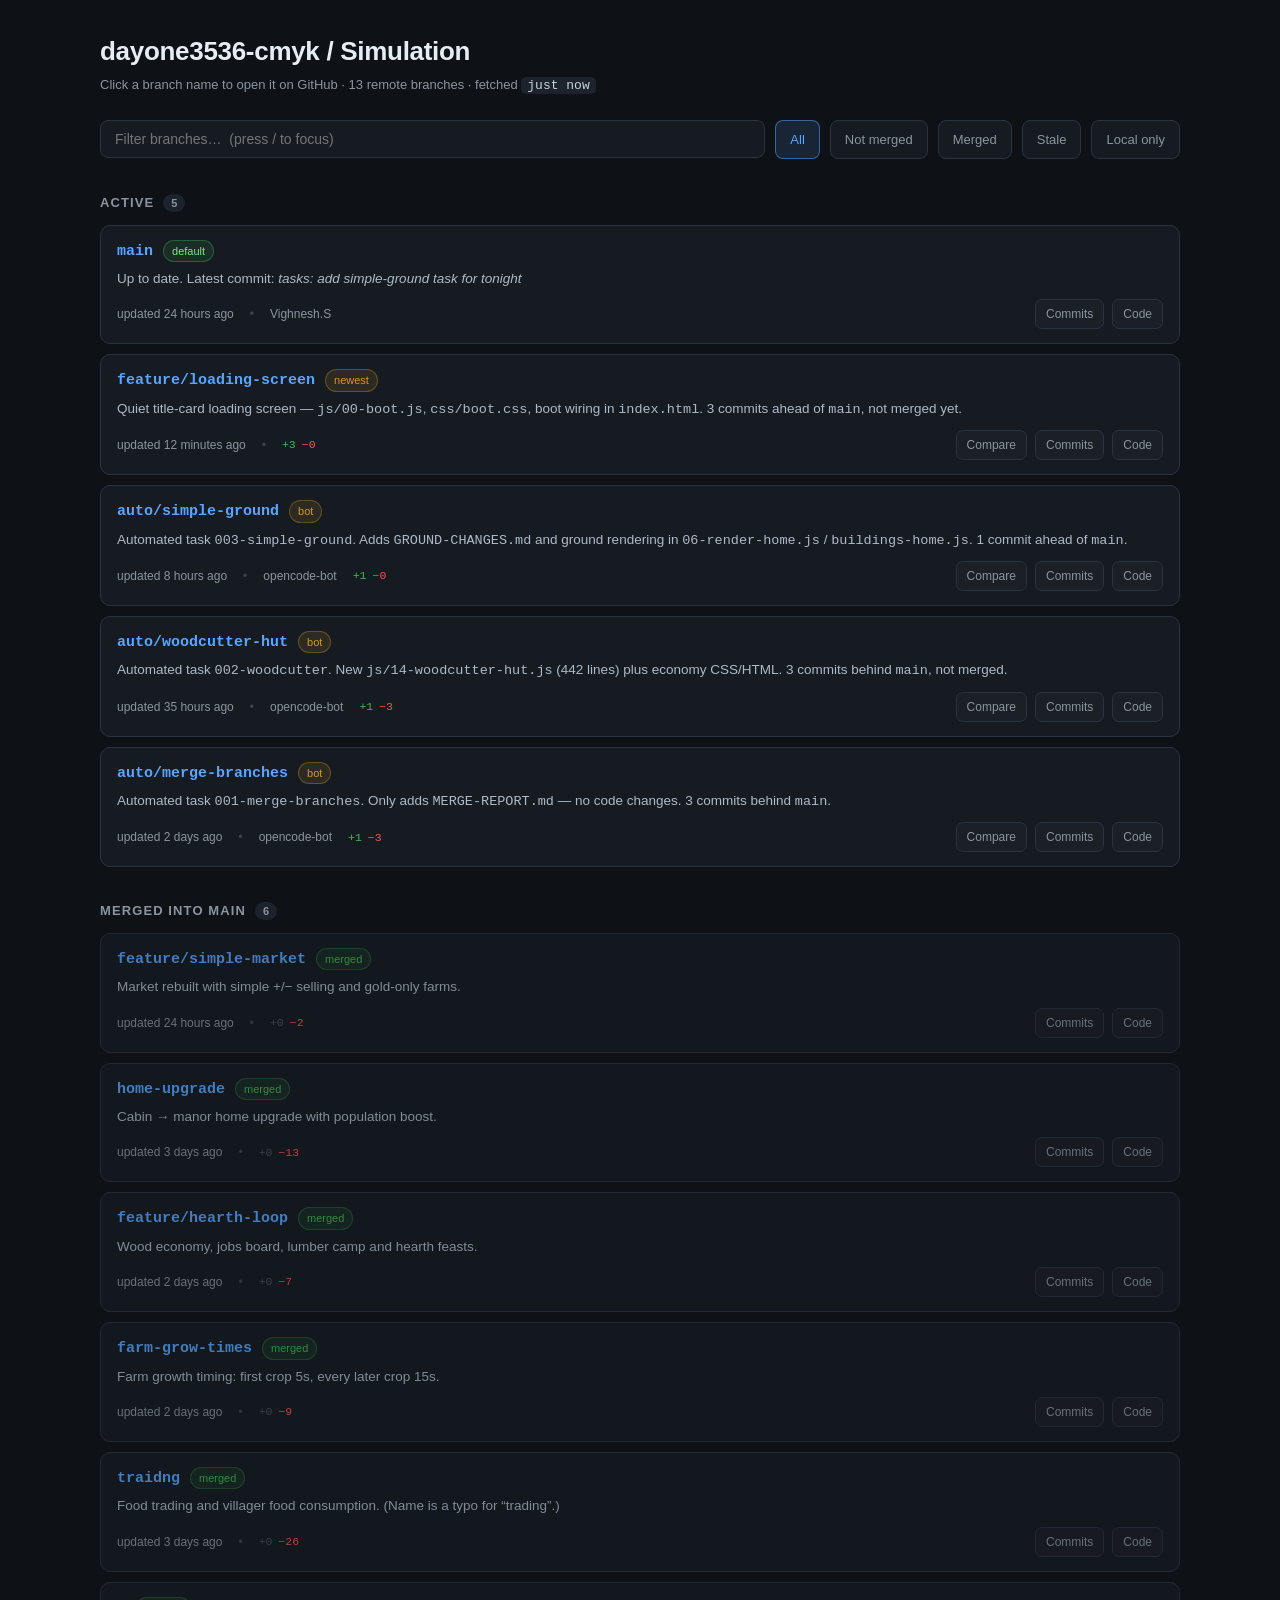
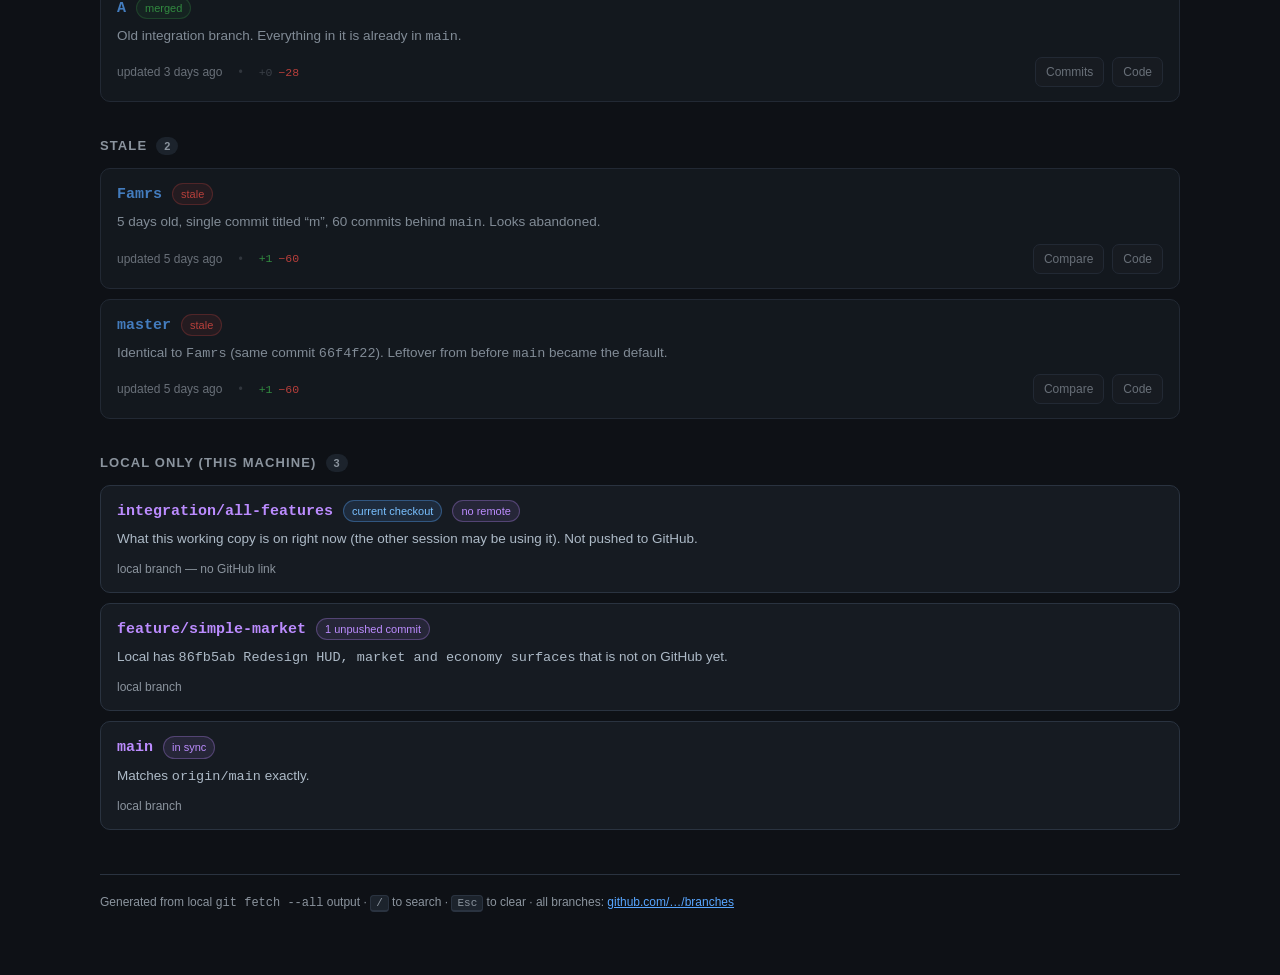
<file: branches.html>
<!DOCTYPE html>
<html lang="en">
<head>
<meta charset="utf-8">
<meta name="viewport" content="width=device-width, initial-scale=1">
<title>Simulation — Branch Explorer</title>
<style>
  :root{
    --bg:#0e1116; --panel:#161b22; --panel-2:#1c232c; --line:#2a3340;
    --text:#e6edf3; --muted:#8b949e;
    --green:#3fb950; --amber:#d29922; --blue:#58a6ff; --purple:#bc8cff; --red:#f85149;
  }
  *{box-sizing:border-box}
  body{
    margin:0; background:var(--bg); color:var(--text);
    font:15px/1.5 -apple-system,BlinkMacSystemFont,"Segoe UI",Roboto,Helvetica,Arial,sans-serif;
    padding:32px 24px 64px;
  }
  .wrap{max-width:1080px;margin:0 auto}
  h1{font-size:26px;margin:0 0 4px;letter-spacing:-.3px}
  h1 a{color:var(--text);text-decoration:none}
  h1 a:hover{color:var(--blue)}
  .sub{color:var(--muted);font-size:13px;margin-bottom:24px}
  .sub code{background:var(--panel-2);padding:1px 6px;border-radius:5px;color:#c9d1d9}
  .toolbar{display:flex;gap:10px;flex-wrap:wrap;align-items:center;margin-bottom:26px}
  input[type=search]{
    flex:1 1 320px;min-width:220px;background:var(--panel);border:1px solid var(--line);
    color:var(--text);padding:10px 14px;border-radius:8px;font-size:14px;outline:none;
  }
  input[type=search]:focus{border-color:var(--blue);box-shadow:0 0 0 3px rgba(88,166,255,.15)}
  .chip{
    background:var(--panel);border:1px solid var(--line);color:var(--muted);
    padding:9px 14px;border-radius:8px;font-size:13px;cursor:pointer;user-select:none;
  }
  .chip:hover{color:var(--text);border-color:#3d4753}
  .chip.on{background:rgba(88,166,255,.14);border-color:rgba(88,166,255,.5);color:var(--blue)}
  h2{font-size:13px;text-transform:uppercase;letter-spacing:1.1px;color:var(--muted);
     margin:34px 0 12px;display:flex;align-items:center;gap:9px}
  h2 .count{font-size:11px;background:var(--panel-2);color:var(--muted);
     padding:1px 8px;border-radius:20px;letter-spacing:0}
  .list{display:flex;flex-direction:column;gap:10px}
  .card{
    background:var(--panel);border:1px solid var(--line);border-radius:10px;
    padding:14px 16px;transition:border-color .12s,transform .12s,background .12s;
  }
  .card:hover{border-color:#3d4753;background:var(--panel-2)}
  .card.merged{opacity:.72}
  .card.merged:hover{opacity:1}
  .row{display:flex;align-items:baseline;gap:10px;flex-wrap:wrap}
  .branch{
    font-family:ui-monospace,SFMono-Regular,Consolas,"Liberation Mono",monospace;
    font-size:15px;font-weight:600;color:var(--blue);text-decoration:none;word-break:break-all;
  }
  .branch:hover{text-decoration:underline}
  .badge{font-size:11px;padding:2px 8px;border-radius:20px;border:1px solid transparent;white-space:nowrap}
  .b-current{color:#79c0ff;background:rgba(88,166,255,.12);border-color:rgba(88,166,255,.35)}
  .b-default{color:#7ee787;background:rgba(63,185,80,.12);border-color:rgba(63,185,80,.35)}
  .b-live{color:var(--amber);background:rgba(210,153,34,.12);border-color:rgba(210,153,34,.35)}
  .b-merged{color:var(--green);background:rgba(63,185,80,.1);border-color:rgba(63,185,80,.3)}
  .b-stale{color:var(--red);background:rgba(248,81,73,.1);border-color:rgba(248,81,73,.3)}
  .b-local{color:var(--purple);background:rgba(188,140,255,.1);border-color:rgba(188,140,255,.3)}
  .desc{color:#adbac7;font-size:13.5px;margin:6px 0 10px}
  .meta{display:flex;gap:16px;flex-wrap:wrap;color:var(--muted);font-size:12px;align-items:center}
  .meta .dot{opacity:.35}
  .ab{display:inline-flex;gap:6px;align-items:center;font-family:ui-monospace,monospace;font-size:11.5px}
  .ab .a{color:var(--green)}
  .ab .b{color:var(--red)}
  .ab .z{opacity:.45}
  .acts{display:flex;gap:8px;margin-left:auto;flex-wrap:wrap}
  .acts a{
    font-size:12px;color:var(--muted);text-decoration:none;border:1px solid var(--line);
    padding:5px 10px;border-radius:7px;background:rgba(255,255,255,.02);
  }
  .acts a:hover{color:var(--text);border-color:#3d4753;background:rgba(255,255,255,.05)}
  .empty{color:var(--muted);font-size:14px;padding:28px 0;text-align:center;display:none}
  footer{margin-top:44px;padding-top:18px;border-top:1px solid var(--line);color:var(--muted);font-size:12px}
  kbd{background:var(--panel-2);border:1px solid var(--line);border-bottom-width:2px;
      border-radius:4px;padding:1px 5px;font-size:11px;font-family:ui-monospace,monospace}
</style>
</head>
<body>
<div class="wrap">

  <h1><a href="https://github.com/dayone3536-cmyk/Simulation">dayone3536-cmyk / Simulation</a></h1>
  <div class="sub">
    Click a branch name to open it on GitHub · 13 remote branches ·
    fetched <code id="fetched">just now</code>
  </div>

  <div class="toolbar">
    <input id="q" type="search" placeholder="Filter branches…  (press / to focus)" autocomplete="off">
    <div class="chip on" data-f="all">All</div>
    <div class="chip" data-f="open">Not merged</div>
    <div class="chip" data-f="merged">Merged</div>
    <div class="chip" data-f="stale">Stale</div>
    <div class="chip" data-f="local">Local only</div>
  </div>

  <h2>Active <span class="count">5</span></h2>
  <div class="list" data-group="open">

    <div class="card">
      <div class="row">
        <a class="branch" href="https://github.com/dayone3536-cmyk/Simulation/tree/main">main</a>
        <span class="badge b-default">default</span>
      </div>
      <div class="desc">Up to date. Latest commit: <em>tasks: add simple-ground task for tonight</em></div>
      <div class="meta">
        <span>updated 24 hours ago</span><span class="dot">•</span>
        <span>Vighnesh.S</span>
        <div class="acts">
          <a href="https://github.com/dayone3536-cmyk/Simulation/commits/main">Commits</a>
          <a href="https://github.com/dayone3536-cmyk/Simulation/tree/main">Code</a>
        </div>
      </div>
    </div>

    <div class="card">
      <div class="row">
        <a class="branch" href="https://github.com/dayone3536-cmyk/Simulation/tree/feature/loading-screen">feature/loading-screen</a>
        <span class="badge b-live">newest</span>
      </div>
      <div class="desc">Quiet title-card loading screen — <code>js/00-boot.js</code>, <code>css/boot.css</code>, boot wiring in <code>index.html</code>.
        3 commits ahead of <code>main</code>, not merged yet.</div>
      <div class="meta">
        <span>updated 12 minutes ago</span><span class="dot">•</span>
        <span class="ab"><span class="a">+3</span><span class="b">−0</span></span>
        <div class="acts">
          <a href="https://github.com/dayone3536-cmyk/Simulation/compare/main...feature/loading-screen">Compare</a>
          <a href="https://github.com/dayone3536-cmyk/Simulation/commits/feature/loading-screen">Commits</a>
          <a href="https://github.com/dayone3536-cmyk/Simulation/tree/feature/loading-screen">Code</a>
        </div>
      </div>
    </div>

    <div class="card">
      <div class="row">
        <a class="branch" href="https://github.com/dayone3536-cmyk/Simulation/tree/auto/simple-ground">auto/simple-ground</a>
        <span class="badge b-live">bot</span>
      </div>
      <div class="desc">Automated task <code>003-simple-ground</code>. Adds <code>GROUND-CHANGES.md</code> and ground rendering in
        <code>06-render-home.js</code> / <code>buildings-home.js</code>. 1 commit ahead of <code>main</code>.</div>
      <div class="meta">
        <span>updated 8 hours ago</span><span class="dot">•</span>
        <span>opencode-bot</span>
        <span class="ab"><span class="a">+1</span><span class="b">−0</span></span>
        <div class="acts">
          <a href="https://github.com/dayone3536-cmyk/Simulation/compare/main...auto/simple-ground">Compare</a>
          <a href="https://github.com/dayone3536-cmyk/Simulation/commits/auto/simple-ground">Commits</a>
          <a href="https://github.com/dayone3536-cmyk/Simulation/tree/auto/simple-ground">Code</a>
        </div>
      </div>
    </div>

    <div class="card">
      <div class="row">
        <a class="branch" href="https://github.com/dayone3536-cmyk/Simulation/tree/auto/woodcutter-hut">auto/woodcutter-hut</a>
        <span class="badge b-live">bot</span>
      </div>
      <div class="desc">Automated task <code>002-woodcutter</code>. New <code>js/14-woodcutter-hut.js</code> (442 lines) plus economy CSS/HTML.
        3 commits behind <code>main</code>, not merged.</div>
      <div class="meta">
        <span>updated 35 hours ago</span><span class="dot">•</span>
        <span>opencode-bot</span>
        <span class="ab"><span class="a">+1</span><span class="b">−3</span></span>
        <div class="acts">
          <a href="https://github.com/dayone3536-cmyk/Simulation/compare/main...auto/woodcutter-hut">Compare</a>
          <a href="https://github.com/dayone3536-cmyk/Simulation/commits/auto/woodcutter-hut">Commits</a>
          <a href="https://github.com/dayone3536-cmyk/Simulation/tree/auto/woodcutter-hut">Code</a>
        </div>
      </div>
    </div>

    <div class="card">
      <div class="row">
        <a class="branch" href="https://github.com/dayone3536-cmyk/Simulation/tree/auto/merge-branches">auto/merge-branches</a>
        <span class="badge b-live">bot</span>
      </div>
      <div class="desc">Automated task <code>001-merge-branches</code>. Only adds <code>MERGE-REPORT.md</code> — no code changes.
        3 commits behind <code>main</code>.</div>
      <div class="meta">
        <span>updated 2 days ago</span><span class="dot">•</span>
        <span>opencode-bot</span>
        <span class="ab"><span class="a">+1</span><span class="b">−3</span></span>
        <div class="acts">
          <a href="https://github.com/dayone3536-cmyk/Simulation/compare/main...auto/merge-branches">Compare</a>
          <a href="https://github.com/dayone3536-cmyk/Simulation/commits/auto/merge-branches">Commits</a>
          <a href="https://github.com/dayone3536-cmyk/Simulation/tree/auto/merge-branches">Code</a>
        </div>
      </div>
    </div>

  </div>

  <h2>Merged into main <span class="count">6</span></h2>
  <div class="list" data-group="merged">

    <div class="card merged">
      <div class="row">
        <a class="branch" href="https://github.com/dayone3536-cmyk/Simulation/tree/feature/simple-market">feature/simple-market</a>
        <span class="badge b-merged">merged</span>
      </div>
      <div class="desc">Market rebuilt with simple +/− selling and gold-only farms.</div>
      <div class="meta">
        <span>updated 24 hours ago</span><span class="dot">•</span>
        <span class="ab"><span class="z">+0</span><span class="b">−2</span></span>
        <div class="acts">
          <a href="https://github.com/dayone3536-cmyk/Simulation/commits/feature/simple-market">Commits</a>
          <a href="https://github.com/dayone3536-cmyk/Simulation/tree/feature/simple-market">Code</a>
        </div>
      </div>
    </div>

    <div class="card merged">
      <div class="row">
        <a class="branch" href="https://github.com/dayone3536-cmyk/Simulation/tree/home-upgrade">home-upgrade</a>
        <span class="badge b-merged">merged</span>
      </div>
      <div class="desc">Cabin → manor home upgrade with population boost.</div>
      <div class="meta">
        <span>updated 3 days ago</span><span class="dot">•</span>
        <span class="ab"><span class="z">+0</span><span class="b">−13</span></span>
        <div class="acts">
          <a href="https://github.com/dayone3536-cmyk/Simulation/commits/home-upgrade">Commits</a>
          <a href="https://github.com/dayone3536-cmyk/Simulation/tree/home-upgrade">Code</a>
        </div>
      </div>
    </div>

    <div class="card merged">
      <div class="row">
        <a class="branch" href="https://github.com/dayone3536-cmyk/Simulation/tree/feature/hearth-loop">feature/hearth-loop</a>
        <span class="badge b-merged">merged</span>
      </div>
      <div class="desc">Wood economy, jobs board, lumber camp and hearth feasts.</div>
      <div class="meta">
        <span>updated 2 days ago</span><span class="dot">•</span>
        <span class="ab"><span class="z">+0</span><span class="b">−7</span></span>
        <div class="acts">
          <a href="https://github.com/dayone3536-cmyk/Simulation/commits/feature/hearth-loop">Commits</a>
          <a href="https://github.com/dayone3536-cmyk/Simulation/tree/feature/hearth-loop">Code</a>
        </div>
      </div>
    </div>

    <div class="card merged">
      <div class="row">
        <a class="branch" href="https://github.com/dayone3536-cmyk/Simulation/tree/farm-grow-times">farm-grow-times</a>
        <span class="badge b-merged">merged</span>
      </div>
      <div class="desc">Farm growth timing: first crop 5s, every later crop 15s.</div>
      <div class="meta">
        <span>updated 2 days ago</span><span class="dot">•</span>
        <span class="ab"><span class="z">+0</span><span class="b">−9</span></span>
        <div class="acts">
          <a href="https://github.com/dayone3536-cmyk/Simulation/commits/farm-grow-times">Commits</a>
          <a href="https://github.com/dayone3536-cmyk/Simulation/tree/farm-grow-times">Code</a>
        </div>
      </div>
    </div>

    <div class="card merged">
      <div class="row">
        <a class="branch" href="https://github.com/dayone3536-cmyk/Simulation/tree/traidng">traidng</a>
        <span class="badge b-merged">merged</span>
      </div>
      <div class="desc">Food trading and villager food consumption. (Name is a typo for “trading”.)</div>
      <div class="meta">
        <span>updated 3 days ago</span><span class="dot">•</span>
        <span class="ab"><span class="z">+0</span><span class="b">−26</span></span>
        <div class="acts">
          <a href="https://github.com/dayone3536-cmyk/Simulation/commits/traidng">Commits</a>
          <a href="https://github.com/dayone3536-cmyk/Simulation/tree/traidng">Code</a>
        </div>
      </div>
    </div>

    <div class="card merged">
      <div class="row">
        <a class="branch" href="https://github.com/dayone3536-cmyk/Simulation/tree/A">A</a>
        <span class="badge b-merged">merged</span>
      </div>
      <div class="desc">Old integration branch. Everything in it is already in <code>main</code>.</div>
      <div class="meta">
        <span>updated 3 days ago</span><span class="dot">•</span>
        <span class="ab"><span class="z">+0</span><span class="b">−28</span></span>
        <div class="acts">
          <a href="https://github.com/dayone3536-cmyk/Simulation/commits/A">Commits</a>
          <a href="https://github.com/dayone3536-cmyk/Simulation/tree/A">Code</a>
        </div>
      </div>
    </div>

  </div>

  <h2>Stale <span class="count">2</span></h2>
  <div class="list" data-group="stale">

    <div class="card merged">
      <div class="row">
        <a class="branch" href="https://github.com/dayone3536-cmyk/Simulation/tree/Famrs">Famrs</a>
        <span class="badge b-stale">stale</span>
      </div>
      <div class="desc">5 days old, single commit titled “m”, 60 commits behind <code>main</code>. Looks abandoned.</div>
      <div class="meta">
        <span>updated 5 days ago</span><span class="dot">•</span>
        <span class="ab"><span class="a">+1</span><span class="b">−60</span></span>
        <div class="acts">
          <a href="https://github.com/dayone3536-cmyk/Simulation/compare/main...Famrs">Compare</a>
          <a href="https://github.com/dayone3536-cmyk/Simulation/tree/Famrs">Code</a>
        </div>
      </div>
    </div>

    <div class="card merged">
      <div class="row">
        <a class="branch" href="https://github.com/dayone3536-cmyk/Simulation/tree/master">master</a>
        <span class="badge b-stale">stale</span>
      </div>
      <div class="desc">Identical to <code>Famrs</code> (same commit <code>66f4f22</code>). Leftover from before <code>main</code> became the default.</div>
      <div class="meta">
        <span>updated 5 days ago</span><span class="dot">•</span>
        <span class="ab"><span class="a">+1</span><span class="b">−60</span></span>
        <div class="acts">
          <a href="https://github.com/dayone3536-cmyk/Simulation/compare/main...master">Compare</a>
          <a href="https://github.com/dayone3536-cmyk/Simulation/tree/master">Code</a>
        </div>
      </div>
    </div>

  </div>

  <h2>Local only (this machine) <span class="count">3</span></h2>
  <div class="list" data-group="local">

    <div class="card">
      <div class="row">
        <span class="branch" style="cursor:default;color:#bc8cff">integration/all-features</span>
        <span class="badge b-current">current checkout</span>
        <span class="badge b-local">no remote</span>
      </div>
      <div class="desc">What this working copy is on right now (the other session may be using it). Not pushed to GitHub.</div>
      <div class="meta"><span>local branch — no GitHub link</span></div>
    </div>

    <div class="card">
      <div class="row">
        <span class="branch" style="cursor:default;color:#bc8cff">feature/simple-market</span>
        <span class="badge b-local">1 unpushed commit</span>
      </div>
      <div class="desc">Local has <code>86fb5ab Redesign HUD, market and economy surfaces</code> that is not on GitHub yet.</div>
      <div class="meta"><span>local branch</span></div>
    </div>

    <div class="card">
      <div class="row">
        <span class="branch" style="cursor:default;color:#bc8cff">main</span>
        <span class="badge b-local">in sync</span>
      </div>
      <div class="desc">Matches <code>origin/main</code> exactly.</div>
      <div class="meta"><span>local branch</span></div>
    </div>

  </div>

  <div class="empty" id="empty">No branches match that filter.</div>

  <footer>
    Generated from local <code>git fetch --all</code> output · <kbd>/</kbd> to search · <kbd>Esc</kbd> to clear ·
    all branches: <a style="color:var(--blue)" href="https://github.com/dayone3536-cmyk/Simulation/branches">github.com/…/branches</a>
  </footer>

</div>

<script>
  const q = document.getElementById('q');
  const empty = document.getElementById('empty');
  const chips = [...document.querySelectorAll('.chip')];
  let filter = 'all';

  function apply() {
    const term = q.value.trim().toLowerCase();
    let shown = 0;
    document.querySelectorAll('.list').forEach(list => {
      const group = list.dataset.group;
      let groupShown = 0;
      list.querySelectorAll('.card').forEach(card => {
        const text = card.textContent.toLowerCase();
        const okFilter = filter === 'all' || filter === group;
        const okTerm = !term || text.includes(term);
        const show = okFilter && okTerm;
        card.style.display = show ? '' : 'none';
        if (show) { groupShown++; shown++; }
      });
      const heading = list.previousElementSibling;
      if (heading && heading.tagName === 'H2') {
        heading.style.display = groupShown ? '' : 'none';
      }
      list.style.display = groupShown ? '' : 'none';
    });
    empty.style.display = shown ? 'none' : 'block';
  }

  q.addEventListener('input', apply);
  chips.forEach(c => c.addEventListener('click', () => {
    chips.forEach(x => x.classList.remove('on'));
    c.classList.add('on');
    filter = c.dataset.f;
    apply();
  }));
  document.addEventListener('keydown', e => {
    if (e.key === '/' && document.activeElement !== q) { e.preventDefault(); q.focus(); }
    if (e.key === 'Escape') { q.value = ''; q.blur(); apply(); }
  });
</script>
</body>
</html>
</file>
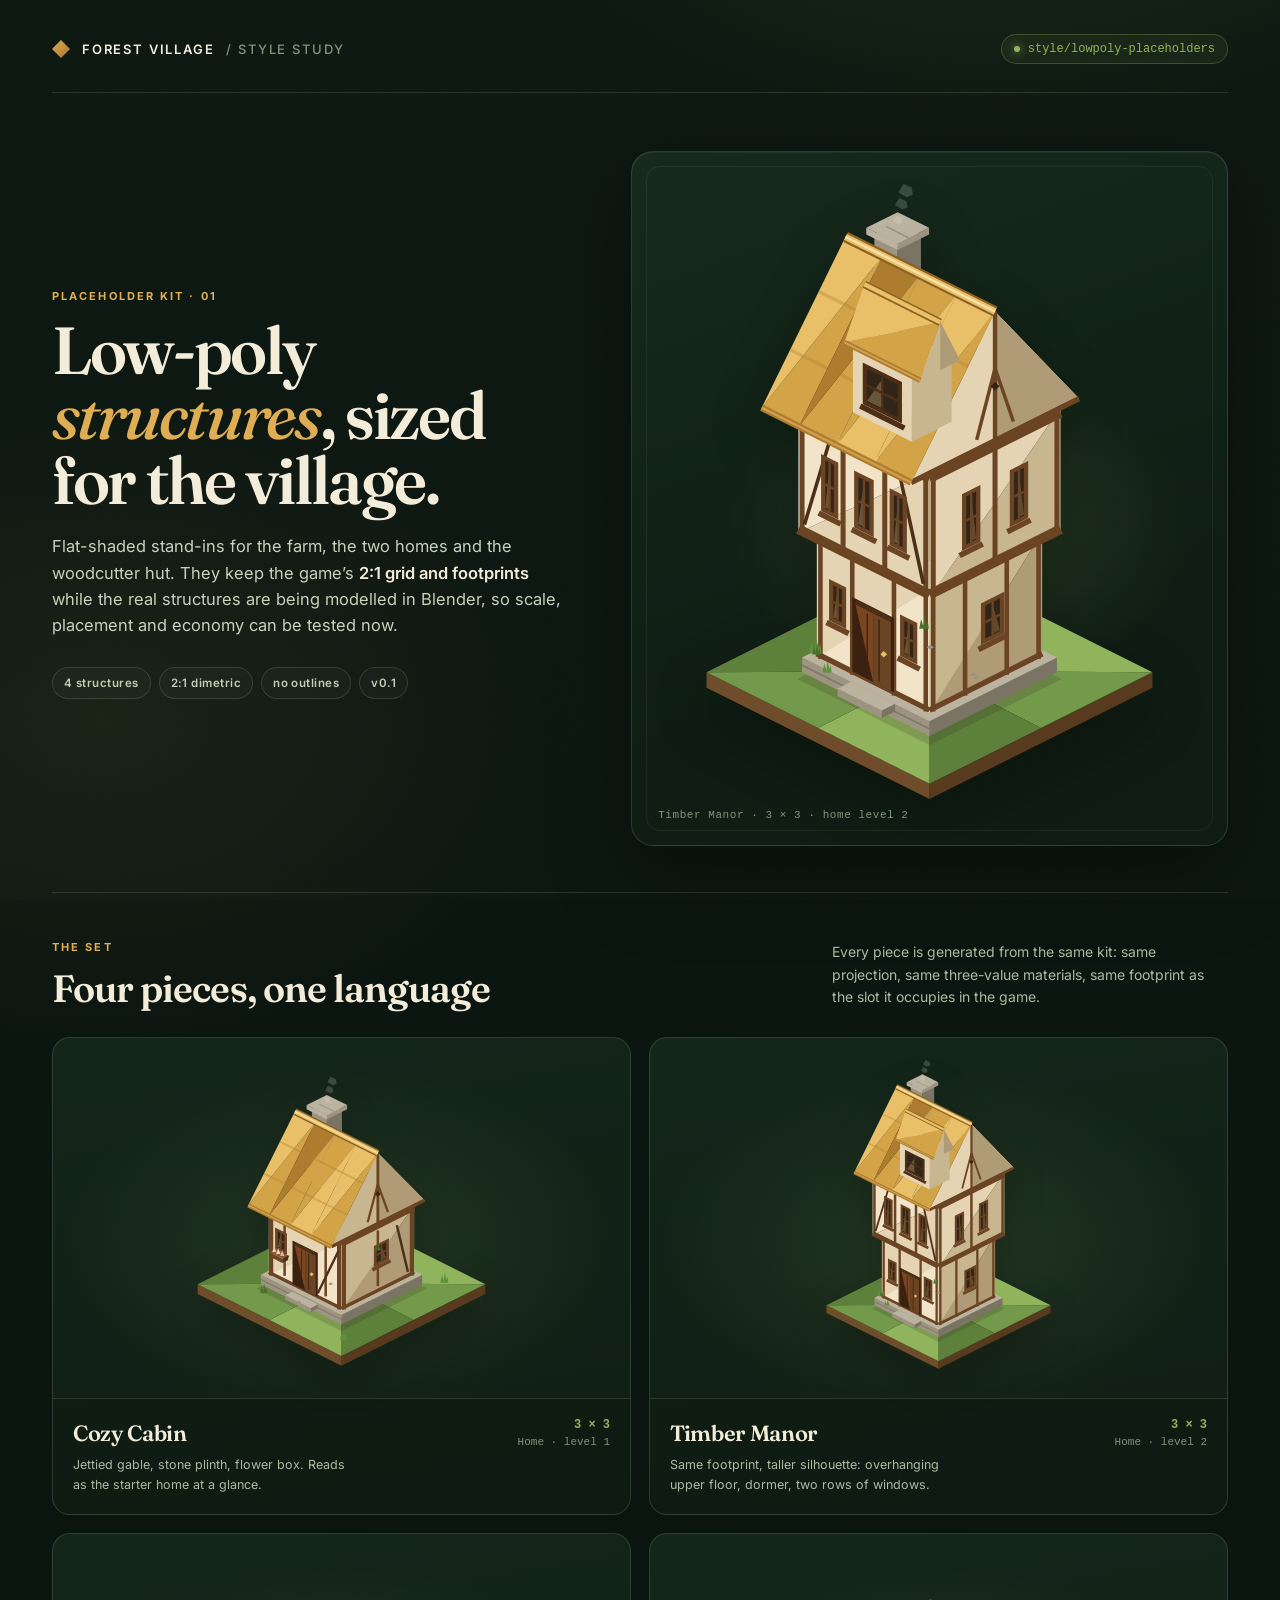
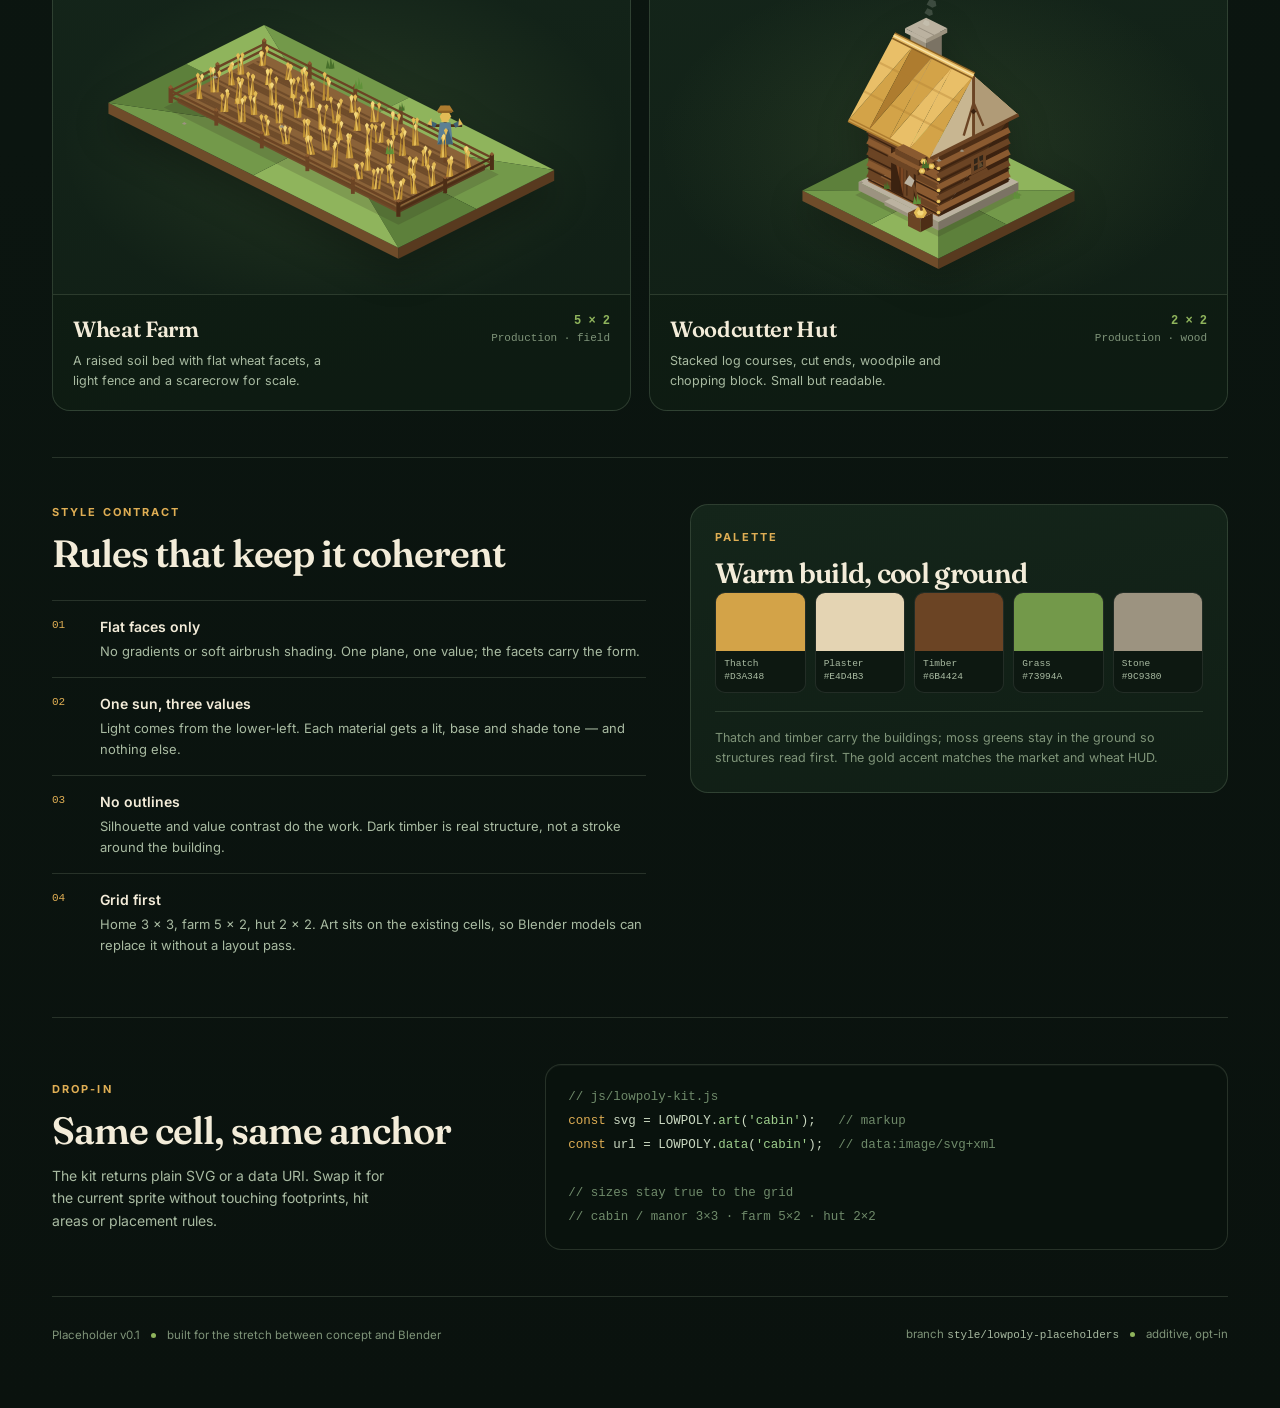
<file: lowpoly.html>
<!DOCTYPE html>
<html lang="en">
<head>
<meta charset="utf-8">
<meta name="viewport" content="width=device-width, initial-scale=1">
<title>Low-poly structure placeholders · Forest Village</title>
<meta name="theme-color" content="#0c1710">
<link rel="preconnect" href="https://fonts.googleapis.com">
<link rel="preconnect" href="https://fonts.gstatic.com" crossorigin>
<link href="https://fonts.googleapis.com/css2?family=Fraunces:ital,opsz,wght@0,9..144,500;0,9..144,600;1,9..144,500&family=Inter:wght@400;500;600;700&display=swap" rel="stylesheet">
<link rel="stylesheet" href="css/lowpoly-preview.css">
</head>
<body>
<div class="page">

  <header class="masthead">
    <div class="brand"><span class="mark" aria-hidden="true"></span>Forest Village <span style="color:var(--faint);font-weight:500">/ style study</span></div>
    <div class="branch"><i aria-hidden="true"></i>style/lowpoly-placeholders</div>
  </header>

  <main>
    <section class="hero">
      <div class="hero-copy">
        <span class="eyebrow">Placeholder kit · 01</span>
        <h1>Low-poly <em>structures</em>, sized for the village.</h1>
        <p class="lede">Flat-shaded stand-ins for the farm, the two homes and the woodcutter hut. They keep the game’s <strong>2:1 grid and footprints</strong> while the real structures are being modelled in Blender, so scale, placement and economy can be tested now.</p>
        <div class="chips">
          <span>4 structures</span>
          <span>2:1 dimetric</span>
          <span>no outlines</span>
          <span>v0.1</span>
        </div>
      </div>
      <figure class="hero-art">
        <img id="heroArt" alt="Low-poly Timber Manor placeholder">
        <figcaption>Timber Manor · 3 × 3 · home level 2</figcaption>
      </figure>
    </section>

    <section class="section">
      <div class="section-head">
        <div>
          <span class="eyebrow">The set</span>
          <h2>Four pieces, one language</h2>
        </div>
        <p>Every piece is generated from the same kit: same projection, same three-value materials, same footprint as the slot it occupies in the game.</p>
      </div>
      <div class="grid" id="grid"></div>
    </section>

    <section class="section split">
      <div class="rules">
        <span class="eyebrow">Style contract</span>
        <h2>Rules that keep it coherent</h2>
        <ol>
          <li><div><b>Flat faces only</b><span>No gradients or soft airbrush shading. One plane, one value; the facets carry the form.</span></div></li>
          <li><div><b>One sun, three values</b><span>Light comes from the lower-left. Each material gets a lit, base and shade tone — and nothing else.</span></div></li>
          <li><div><b>No outlines</b><span>Silhouette and value contrast do the work. Dark timber is real structure, not a stroke around the building.</span></div></li>
          <li><div><b>Grid first</b><span>Home 3 × 3, farm 5 × 2, hut 2 × 2. Art sits on the existing cells, so Blender models can replace it without a layout pass.</span></div></li>
        </ol>
      </div>
      <div class="palette-card">
        <span class="eyebrow">Palette</span>
        <h2 style="font-size:28px">Warm build, cool ground</h2>
        <div class="swatches" id="swatches"></div>
        <p class="note">Thatch and timber carry the buildings; moss greens stay in the ground so structures read first. The gold accent matches the market and wheat HUD.</p>
      </div>
    </section>

    <section class="section code-card">
      <div>
        <span class="eyebrow">Drop-in</span>
        <h2>Same cell, same anchor</h2>
        <p>The kit returns plain SVG or a data URI. Swap it for the current sprite without touching footprints, hit areas or placement rules.</p>
      </div>
      <pre><code><span class="c">// js/lowpoly-kit.js</span>
<span class="k">const</span> svg = LOWPOLY.<span class="s">art</span>(<span class="s">'cabin'</span>);   <span class="c">// markup</span>
<span class="k">const</span> url = LOWPOLY.<span class="s">data</span>(<span class="s">'cabin'</span>);  <span class="c">// data:image/svg+xml</span>

<span class="c">// sizes stay true to the grid</span>
<span class="c">// cabin / manor 3×3 · farm 5×2 · hut 2×2</span></code></pre>
    </section>
  </main>

  <footer>
    <span>Placeholder v0.1 <span class="dot"></span> built for the stretch between concept and Blender</span>
    <span>branch <code>style/lowpoly-placeholders</code> <span class="dot"></span> additive, opt-in</span>
  </footer>

</div>

<script src="js/lowpoly-kit.js"></script>
<script>
(function () {
  'use strict';
  var LP = window.LOWPOLY;
  if (!LP) return;

  document.getElementById('heroArt').src = LP.data('manor');

  var order = ['cabin', 'manor', 'farm', 'hut'];
  document.getElementById('grid').innerHTML = order.map(function (key) {
    var m = LP.META[key];
    return '<article class="card">' +
      '<div class="card-art"><img src="' + LP.data(key) + '" alt="Low-poly ' + m.name + ' placeholder"></div>' +
      '<div class="card-body"><div><h3>' + m.name + '</h3><p>' + m.note + '</p></div>' +
      '<div class="foot"><b>' + m.foot + '</b>' + m.role + '</div></div>' +
      '</article>';
  }).join('');

  var mats = [
    ['Thatch', LP.PAL.thatch.base],
    ['Plaster', LP.PAL.plaster.base],
    ['Timber', LP.PAL.timber.base],
    ['Grass', LP.PAL.grass.base],
    ['Stone', LP.PAL.stone.base]
  ];
  document.getElementById('swatches').innerHTML = mats.map(function (m) {
    return '<div class="swatch"><i style="background:' + m[1] + '"></i><span>' + m[0] + '<br>' + m[1].toUpperCase() + '</span></div>';
  }).join('');
})();
</script>
</body>
</html>
</file>
<file: css/lowpoly-preview.css>
:root{
  --ink:#0c1710;
  --deep:#0f1d14;
  --panel:#14251a;
  --panel-2:#192d1f;
  --line:rgba(191,214,178,.16);
  --line-strong:rgba(191,214,178,.28);
  --cream:#f3ecd9;
  --muted:#a9bba2;
  --faint:#7f9479;
  --gold:#dfae54;
  --moss:#8fb45c;
  --display:"Fraunces",Georgia,"Times New Roman",serif;
  --text:"Inter",-apple-system,BlinkMacSystemFont,"Segoe UI",sans-serif;
}
*{box-sizing:border-box}
html{background:var(--ink)}
body{
  margin:0;
  color:var(--cream);
  font:15px/1.6 var(--text);
  background:
    radial-gradient(900px 600px at 78% -8%,rgba(117,154,74,.18),transparent 62%),
    radial-gradient(700px 500px at 8% 24%,rgba(223,174,84,.07),transparent 65%),
    linear-gradient(180deg,#0c1710 0%,#0b1510 58%,#0a120e 100%);
  min-height:100vh;
}
body::before{
  content:"";
  position:fixed;inset:0;pointer-events:none;z-index:0;
  background-image:url("data:image/svg+xml,%3Csvg xmlns='http://www.w3.org/2000/svg' width='140' height='140'%3E%3Cfilter id='n'%3E%3CfeTurbulence type='fractalNoise' baseFrequency='.82' numOctaves='3' stitchTiles='stitch'/%3E%3C/filter%3E%3Crect width='100%25' height='100%25' filter='url(%23n)' opacity='.32'/%3E%3C/svg%3E");
  opacity:.045;mix-blend-mode:screen;
}
.page{position:relative;z-index:1;max-width:1240px;margin:0 auto;padding:34px 32px 64px}
a{color:inherit}

.masthead{display:flex;align-items:center;justify-content:space-between;gap:20px;padding-bottom:28px;border-bottom:1px solid var(--line)}
.brand{display:flex;align-items:center;gap:12px;font-size:13px;font-weight:600;letter-spacing:.14em;text-transform:uppercase;color:var(--cream)}
.brand .mark{width:18px;height:18px;display:inline-block;background:linear-gradient(135deg,var(--gold),#a9752c);clip-path:polygon(50% 0,100% 50%,50% 100%,0 50%);box-shadow:0 0 18px rgba(223,174,84,.35)}
.branch{display:inline-flex;align-items:center;gap:8px;font:12px/1 ui-monospace,SFMono-Regular,Consolas,monospace;color:var(--moss);border:1px solid rgba(143,180,92,.3);background:rgba(143,180,92,.07);padding:8px 12px;border-radius:999px;white-space:nowrap}
.branch i{width:6px;height:6px;border-radius:50%;background:var(--moss);box-shadow:0 0 10px var(--moss)}

.eyebrow{display:block;font-size:11px;font-weight:700;letter-spacing:.19em;text-transform:uppercase;color:var(--gold);margin:0 0 12px}
h1,h2,h3,p{margin:0}
h1{font-family:var(--display);font-weight:600;font-size:clamp(42px,5.2vw,72px);line-height:.98;letter-spacing:-.035em;max-width:12ch}
h1 em{font-style:italic;color:var(--gold);font-weight:500}
h2{font-family:var(--display);font-weight:600;font-size:clamp(27px,3vw,38px);line-height:1.05;letter-spacing:-.025em}
.lede{color:#c6d2bd;font-size:16.5px;max-width:52ch;margin-top:20px}
.lede strong{color:var(--cream);font-weight:600}

.hero{display:grid;grid-template-columns:minmax(0,.94fr) minmax(0,1.06fr);gap:50px;align-items:center;padding:58px 0 46px}
.hero-copy{padding-bottom:10px}
.chips{display:flex;flex-wrap:wrap;gap:8px;margin-top:28px}
.chips span{font-size:11.5px;font-weight:600;letter-spacing:.04em;color:#c2cfb8;border:1px solid var(--line);background:rgba(255,255,255,.025);padding:6px 11px;border-radius:999px}
.hero-art{
  margin:0;position:relative;border:1px solid var(--line);border-radius:22px;overflow:hidden;
  background:
    radial-gradient(320px 230px at 55% 54%,rgba(143,180,92,.20),transparent 72%),
    linear-gradient(160deg,#172a1c,#0f1d14 68%);
  box-shadow:0 30px 80px rgba(0,0,0,.36),inset 0 1px 0 rgba(255,255,255,.05);
  min-height:440px;display:grid;place-items:center;padding:24px;
}
.hero-art::before{content:"";position:absolute;inset:14px;border:1px solid rgba(191,214,178,.08);border-radius:14px;pointer-events:none}
.hero-art img{width:min(100%,560px);height:auto;display:block;filter:drop-shadow(0 22px 26px rgba(0,0,0,.28))}
.hero-art figcaption{position:absolute;left:26px;bottom:22px;font:11px/1.4 ui-monospace,monospace;color:var(--faint);letter-spacing:.05em}

.section{padding:46px 0;border-top:1px solid var(--line)}
.section-head{display:grid;grid-template-columns:minmax(0,1fr) minmax(300px,.62fr);gap:30px;align-items:end;margin-bottom:28px}
.section-head p{color:var(--muted);font-size:14px;max-width:44ch;justify-self:end}
.section-head h2{margin-top:2px}

.grid{display:grid;grid-template-columns:repeat(2,minmax(0,1fr));gap:18px}
.card{
  border:1px solid var(--line);border-radius:18px;overflow:hidden;background:linear-gradient(170deg,var(--panel),#101e15);
  transition:transform .18s ease,border-color .18s ease,box-shadow .18s ease;
}
.card:hover{transform:translateY(-3px);border-color:var(--line-strong);box-shadow:0 18px 46px rgba(0,0,0,.28)}
.card-art{position:relative;height:360px;display:grid;place-items:center;padding:18px;background:radial-gradient(400px 250px at 50% 58%,rgba(143,180,92,.15),transparent 70%)}
.card-art img{position:absolute;inset:18px;width:calc(100% - 36px);height:calc(100% - 36px);object-fit:contain;filter:drop-shadow(0 16px 18px rgba(0,0,0,.24))}
.card-body{display:flex;align-items:flex-start;justify-content:space-between;gap:16px;padding:17px 20px 19px;border-top:1px solid var(--line);background:rgba(10,20,14,.35)}
.card-body h3{font-family:var(--display);font-size:22px;font-weight:600;letter-spacing:-.015em}
.card-body p{color:var(--muted);font-size:12.5px;margin-top:4px;max-width:34ch}
.foot{
  flex:0 0 auto;text-align:right;font:11px/1.5 ui-monospace,monospace;color:var(--faint);
}
.foot b{display:block;color:var(--moss);font-size:12px;font-weight:600}

.split{display:grid;grid-template-columns:1.05fr .95fr;gap:44px;align-items:start}
.rules ol{list-style:none;counter-reset:rule;margin:26px 0 0;padding:0;display:grid;gap:0}
.rules li{counter-increment:rule;display:grid;grid-template-columns:34px 1fr;gap:14px;padding:15px 0;border-top:1px solid var(--line)}
.rules li::before{content:"0" counter(rule);font:11px/1.7 ui-monospace,monospace;color:var(--gold)}
.rules li b{display:block;font-size:14px;font-weight:600}
.rules li span{display:block;color:var(--muted);font-size:13px;margin-top:3px}

.palette-card{border:1px solid var(--line);border-radius:18px;padding:24px;background:linear-gradient(170deg,var(--panel),#101e15)}
.swatches{display:grid;grid-template-columns:repeat(5,1fr);gap:9px;margin-top:4px}
.swatch{border-radius:10px;overflow:hidden;border:1px solid rgba(255,255,255,.09);background:#0d1811}
.swatch i{display:block;height:58px}
.swatch span{display:block;padding:7px 8px 8px;font:9.5px/1.35 ui-monospace,monospace;color:var(--muted);word-break:break-word}
.palette-card .note{color:var(--faint);font-size:12.5px;margin-top:18px;padding-top:16px;border-top:1px solid var(--line)}

.code-card{display:grid;grid-template-columns:minmax(0,.8fr) minmax(0,1.2fr);gap:38px;align-items:center}
.code-card p{color:var(--muted);font-size:14px;margin-top:14px;max-width:38ch}
pre{margin:0;border:1px solid var(--line);border-radius:16px;background:#09120d;padding:20px 22px;overflow:auto;box-shadow:inset 0 1px 0 rgba(255,255,255,.04)}
code{font:12.5px/1.75 ui-monospace,SFMono-Regular,Consolas,monospace;color:#cbd9c2}
code .c{color:#6f8a6a}
code .k{color:var(--gold)}
code .s{color:#9fcf8d}

footer{display:flex;justify-content:space-between;gap:24px;align-items:center;padding-top:28px;border-top:1px solid var(--line);color:var(--faint);font-size:11.5px}
footer code{font-size:11px;color:var(--muted)}
footer .dot{display:inline-block;width:5px;height:5px;border-radius:50%;background:var(--moss);margin:0 8px;vertical-align:1px}

@media (max-width:900px){
  .page{padding:24px 20px 48px}
  .hero{grid-template-columns:1fr;gap:34px;padding-top:38px}
  .hero-art{min-height:360px}
  .section-head,.split,.code-card{grid-template-columns:1fr;gap:18px}
  .section-head p{justify-self:start}
  .grid{grid-template-columns:1fr}
  .card-art{height:320px}
  footer{flex-direction:column;align-items:flex-start}
}
@media (max-width:520px){
  .masthead{align-items:flex-start;flex-direction:column}
  .swatches{grid-template-columns:repeat(3,1fr)}
  .brand{font-size:11px}
  h1{font-size:44px}
}
</file>
